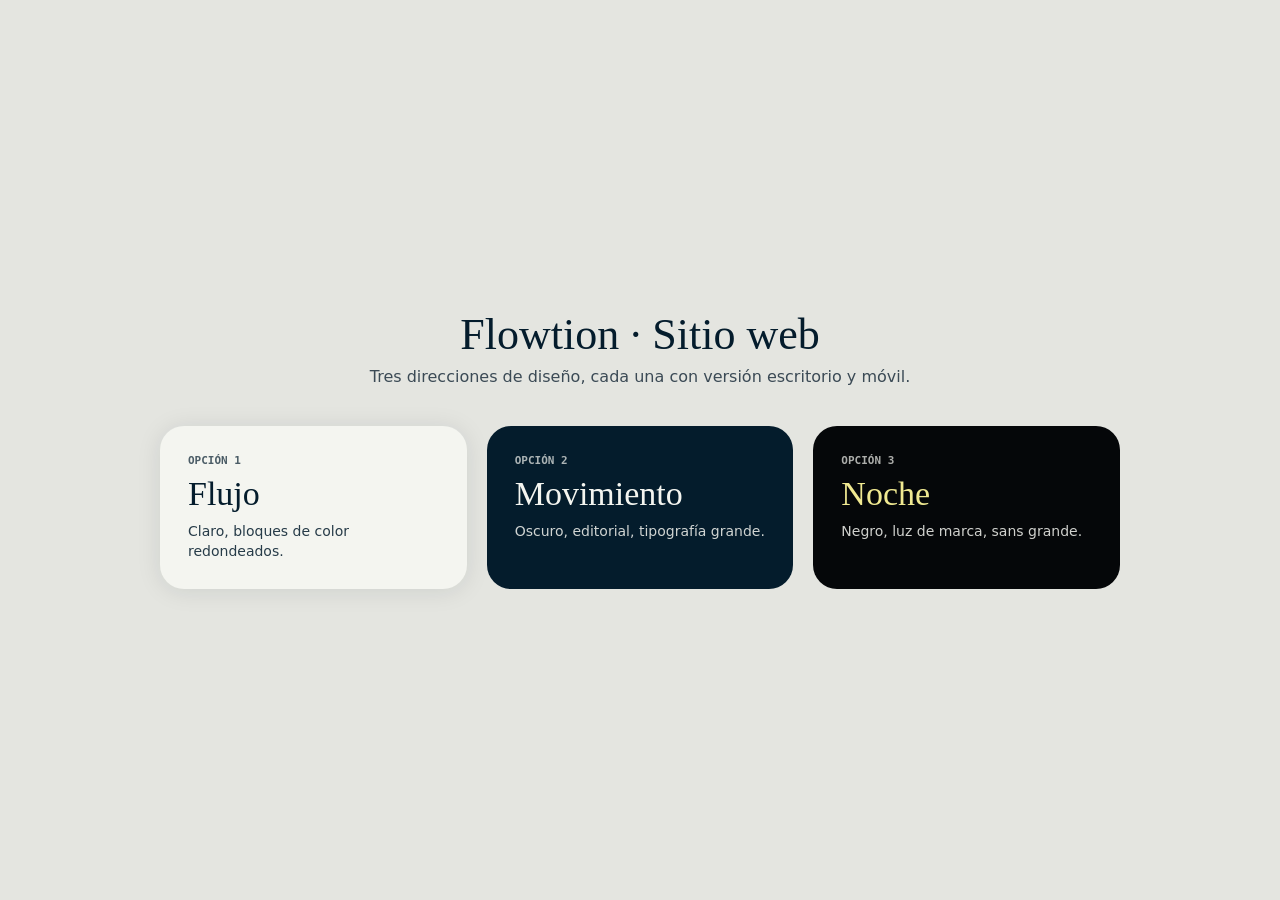
<file: index.html>
<!DOCTYPE html>
<html lang="es">
<head>
<meta charset="utf-8">
<meta http-equiv="refresh" content="0; url=opciones.html">
<title>Flowtion · Opciones de sitio web</title>
</head>
<body><a href="opciones.html">Ver opciones de diseño</a></body>
</html>
</file>
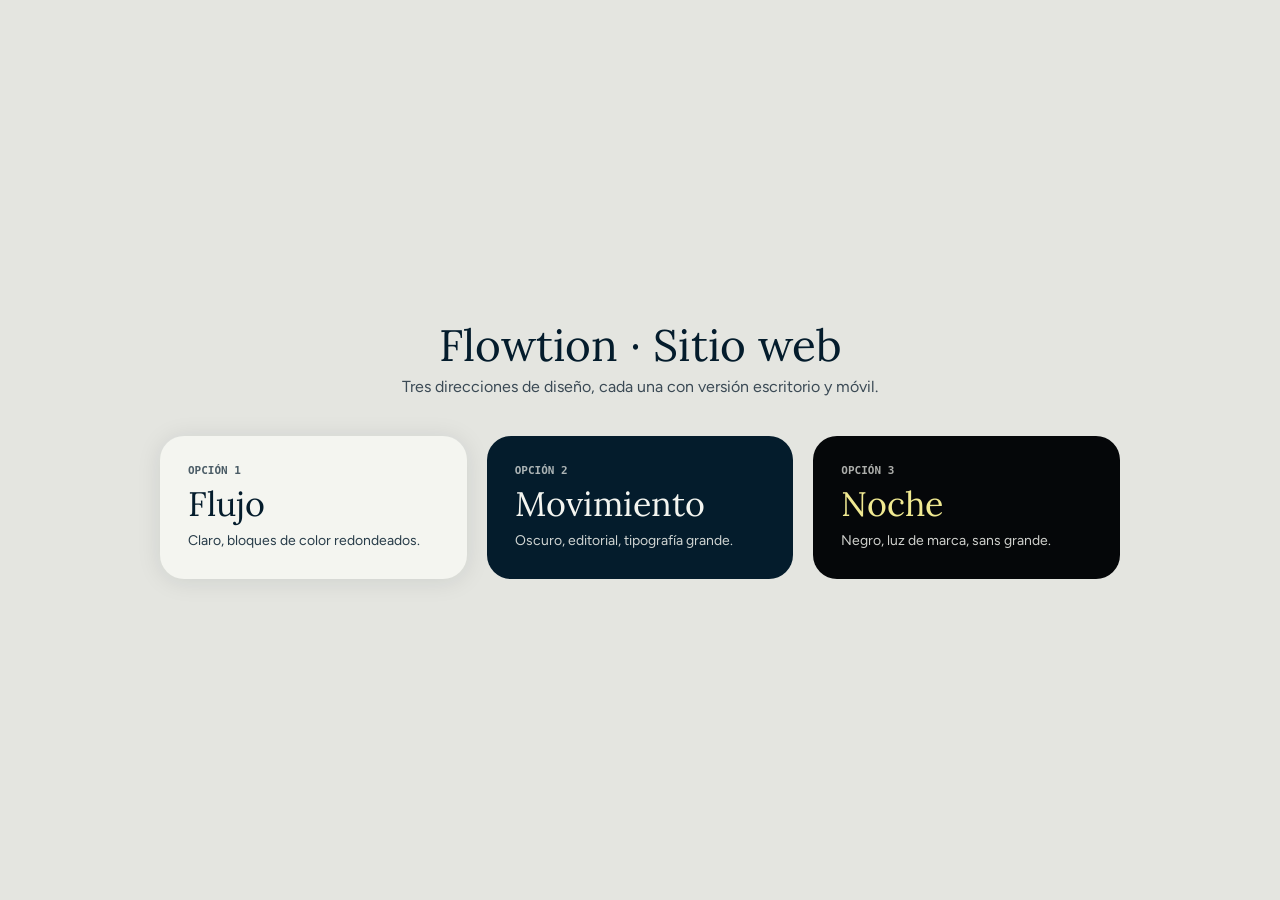
<file: opciones.html>
<!DOCTYPE html>
<html lang="es">
<head>
<meta charset="utf-8">
<meta name="viewport" content="width=device-width, initial-scale=1">
<title>Flowtion · Opciones de sitio web</title>
<link rel="stylesheet" href="https://fonts.googleapis.com/css2?family=Figtree:wght@400;600&family=Lora:wght@400&display=swap">
<style>
*{box-sizing:border-box}
body{margin:0;min-height:100vh;background:#e4e5e0;font-family:Figtree,system-ui,sans-serif;color:#041c2c;display:flex;flex-direction:column;align-items:center;justify-content:center;padding:48px 16px}
h1{font:400 44px/1.1 Lora,serif;margin:0 0 8px;text-align:center}
p{margin:0 0 40px;color:#3b4a55;text-align:center}
.grid{display:grid;grid-template-columns:repeat(auto-fit,minmax(240px,1fr));gap:20px;width:100%;max-width:960px}
a{display:flex;flex-direction:column;gap:10px;padding:28px;border-radius:24px;text-decoration:none;transition:transform .3s}
a:hover{transform:translateY(-6px)}
.n{font:600 11px ui-monospace,Menlo,monospace;opacity:.7}
.t{font:400 34px/1 Lora,serif}
.d{font-size:14px;line-height:1.45;opacity:.85}
.o1{background:#f4f5f0;color:#041c2c;box-shadow:0 2px 24px rgba(4,28,44,.1)}
.o2{background:#041c2c;color:#f4f5f0}
.o3{background:#050709;color:#f4f5f0}
.o3 .t{color:#f0e991}
</style>
</head>
<body>
<h1>Flowtion · Sitio web</h1>
<p>Tres direcciones de diseño, cada una con versión escritorio y móvil.</p>
<div class="grid">
<a class="o1" href="opcion-1-flujo/index.html"><span class="n">OPCIÓN 1</span><span class="t">Flujo</span><span class="d">Claro, bloques de color redondeados.</span></a>
<a class="o2" href="opcion-2-movimiento/index.html"><span class="n">OPCIÓN 2</span><span class="t">Movimiento</span><span class="d">Oscuro, editorial, tipografía grande.</span></a>
<a class="o3" href="opcion-3-noche/index.html"><span class="n">OPCIÓN 3</span><span class="t">Noche</span><span class="d">Negro, luz de marca, sans grande.</span></a>
</div>
</body>
</html>
</file>
